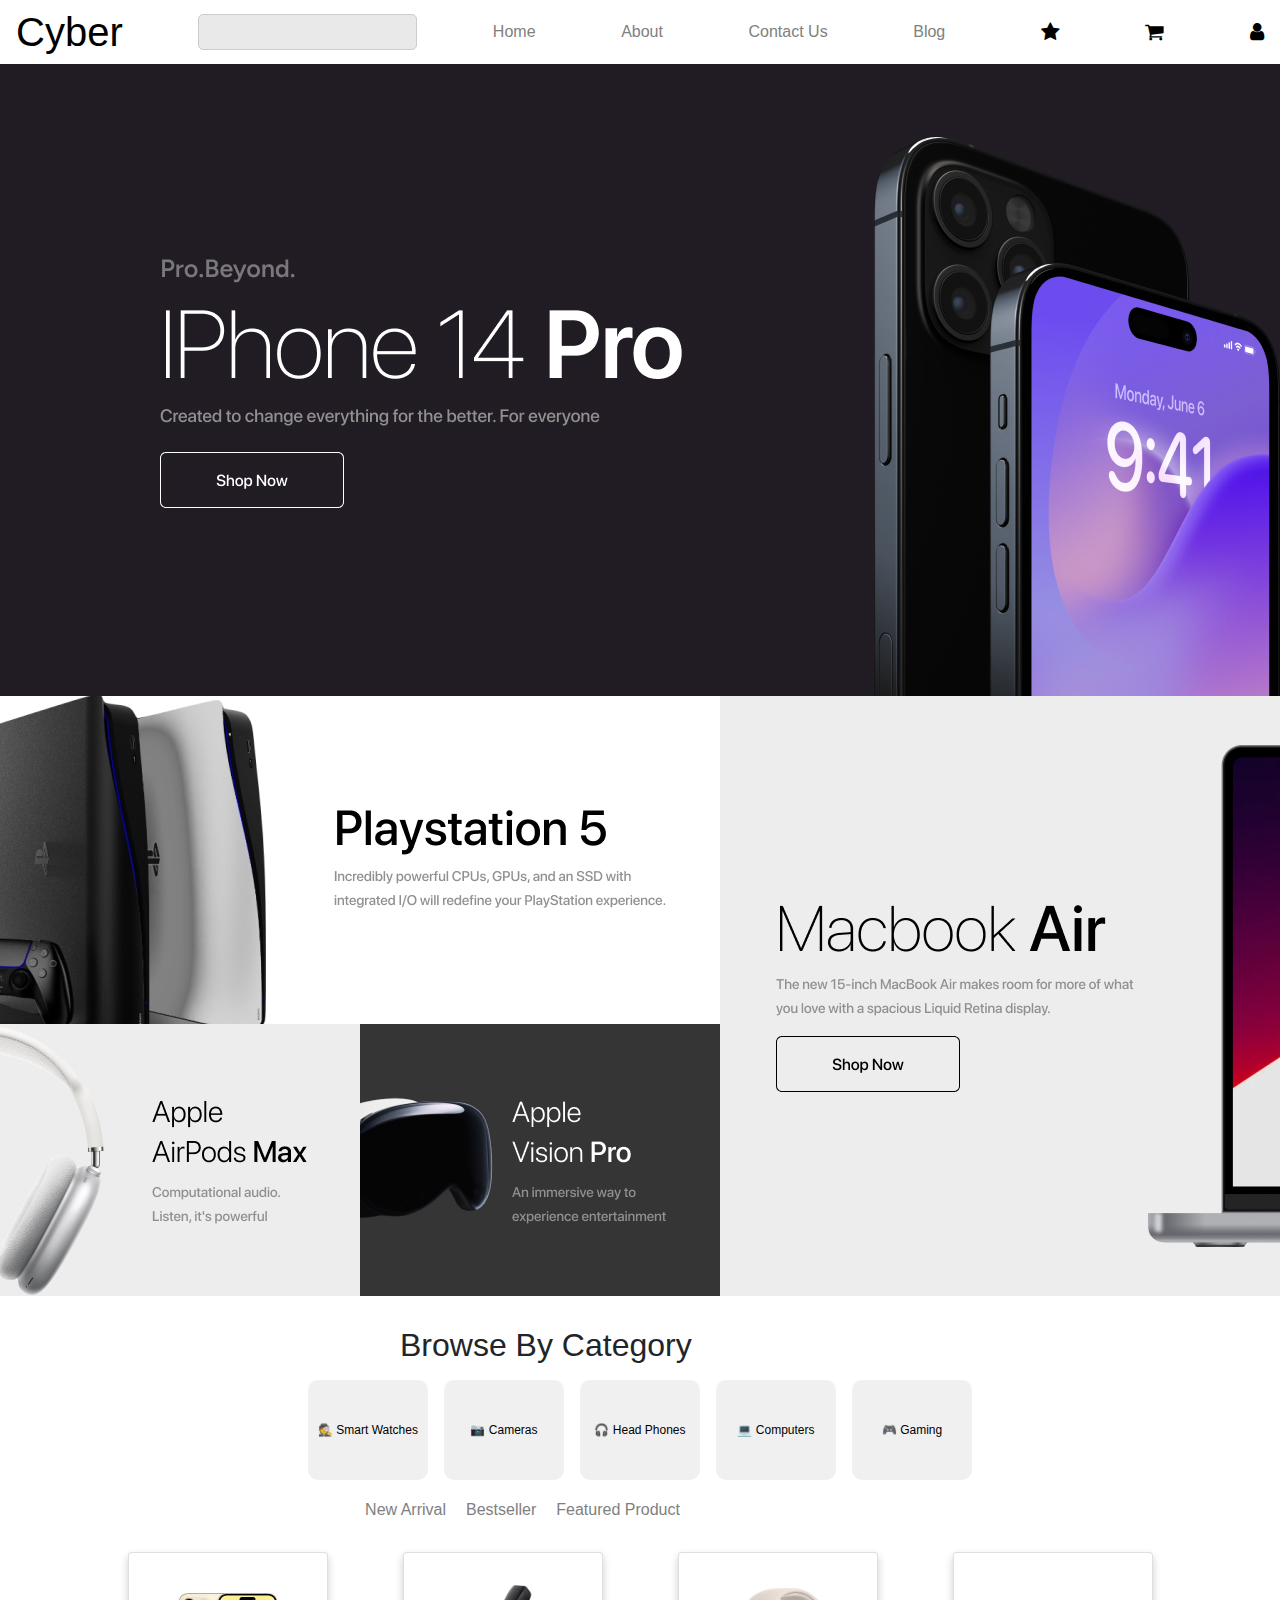
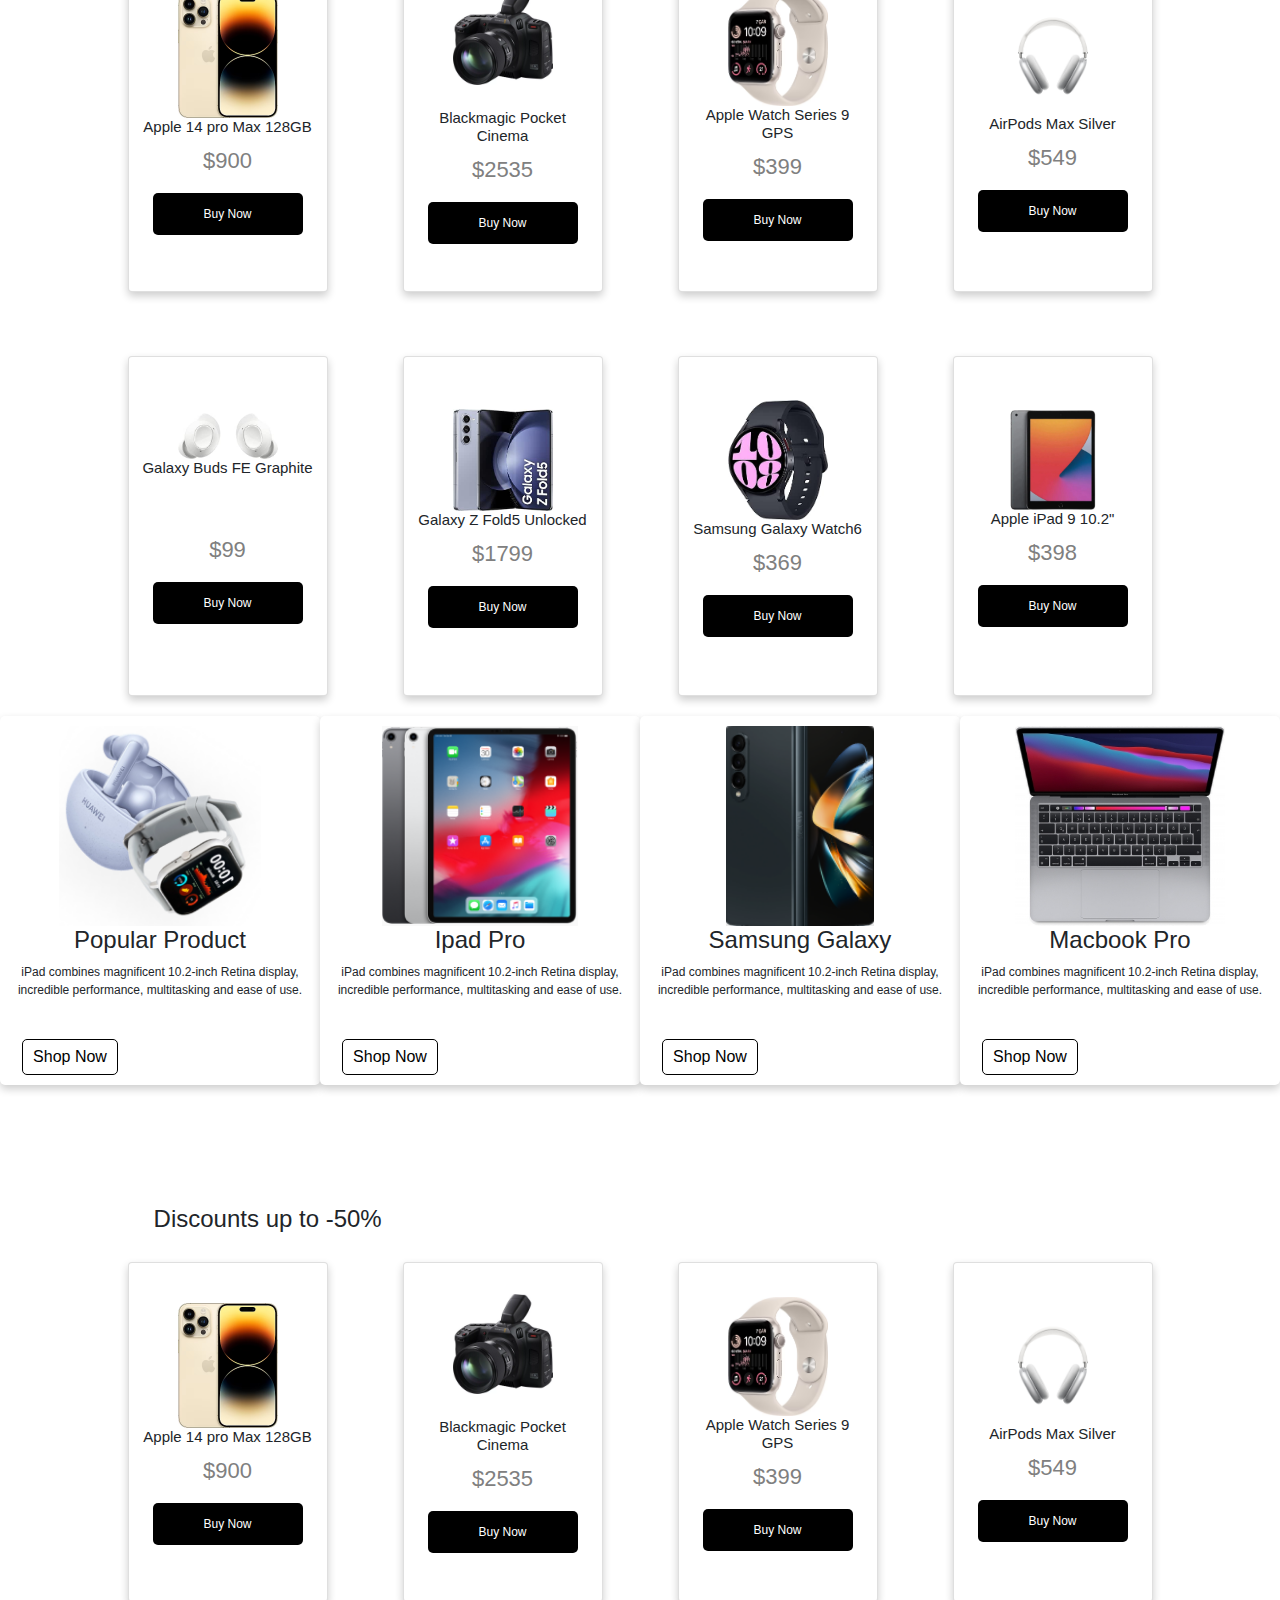
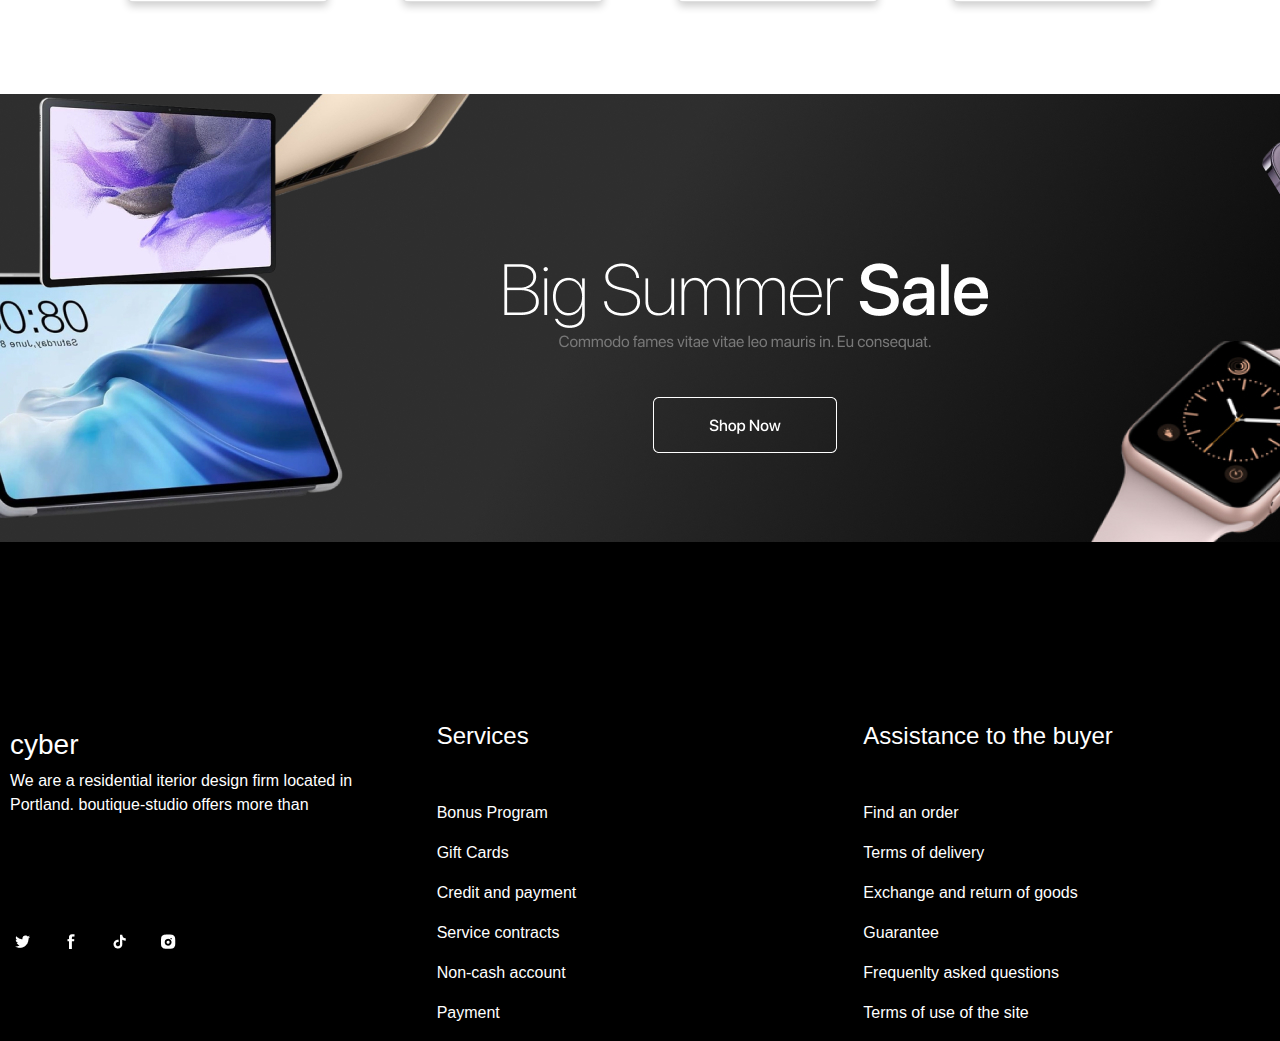
<file: index.html>
<!DOCTYPE html>
<html lang="en">
<head>
    <meta charset="UTF-8">
    <meta name="viewport" content="width=device-width, initial-scale=1.0">
    <title>Document</title>
    <link rel="stylesheet" href="style.css">
    <link rel="stylesheet" href="https://cdn.jsdelivr.net/npm/bootstrap@4.3.1/dist/css/bootstrap.min.css" integrity="sha384-ggOyR0iXCbMQv3Xipma34MD+dH/1fQ784/j6cY/iJTQUOhcWr7x9JvoRxT2MZw1T" crossorigin="anonymous">
    <script src="https://code.jquery.com/jquery-3.3.1.slim.min.js" integrity="sha384-q8i/X+965DzO0rT7abK41JStQIAqVgRVzpbzo5smXKp4YfRvH+8abtTE1Pi6jizo" crossorigin="anonymous"></script>
<script src="https://cdn.jsdelivr.net/npm/popper.js@1.14.7/dist/umd/popper.min.js" integrity="sha384-UO2eT0CpHqdSJQ6hJty5KVphtPhzWj9WO1clHTMGa3JDZwrnQq4sF86dIHNDz0W1" crossorigin="anonymous"></script>
<script src="https://cdn.jsdelivr.net/npm/bootstrap@4.3.1/dist/js/bootstrap.min.js" integrity="sha384-JjSmVgyd0p3pXB1rRibZUAYoIIy6OrQ6VrjIEaFf/nJGzIxFDsf4x0xIM+B07jRM" crossorigin="anonymous"></script>
<link rel="stylesheet" href="https://cdnjs.cloudflare.com/ajax/libs/font-awesome/4.7.0/css/font-awesome.min.css" />

</head>
<body>
    <!-- Header -->
    <header>
        <nav class="navbar">
            <h1>Cyber</h1>
            <input type="text">
            <a href="#">Home</a>
            <a href="#">About</a>
            <a href="#">Contact Us</a>
            <a href="#">Blog</a>
            <i class="fa fa-star"></i>
            <i class="fa fa-shopping-cart"></i>
            <i class="fa fa-user"></i>
        </nav>
    </header>

    <!-- BANNER -->
   <banner>
    <img src="img/Banner.jpg" alt="">
   </banner>

<!-- Small Banner -->

 <smallbanner>
    <img src="img/Smaller Banners.jpg" alt="">
 </smallbanner>

 <!-- Category -->

 <h5 class="h2">Browse By Category



    </div>
</div>
 </h5>
 <div class="category">
    <div class="item">&#128373; Smart Watches</div>
    <div class="item">&#128247; Cameras</div>
    <div class="item">&#127911; Head Phones</div>
    <div class="item">&#128187; Computers</div>
    <div class="item">&#127918; Gaming</div>
</div>

<nav class="navbar2">
    <a href="#" class="nav-item">New Arrival</a>
    <a href="#" class="nav-item">Bestseller</a>
    <a href="#" class="nav-item">Featured Product</a>
</nav>

<!-- Ürün Card -->



<div class="container">
  <div class="card">
    <img src="img/iphone-14-pro-max-128-gb-altin.avif" alt="Denim Jeans" style="width:100px">
    <h1>Apple 14 pro Max 128GB</h1>
    <p class="price">$900</p>
   
    <p><button class="ad_to_card">Buy Now</button></p>
  </div>

  <div class="card">
    <img src="img/blackmagic-design-cinema-camera--resim4-28670.webp" alt="Denim Jeans" style="width:100px">
    <br>
    <h1>Blackmagic Pocket Cinema</h1>
    <p class="price">$2535</p>
   
    <p><button class="ad_to_card">Buy Now</button></p>
  </div>

  <div class="card">
    <img src="img/apple-watch-se-2-gps-44mm-yildiz-isigi-aluminyum-kasa-ve-spor-kordon.avif" alt="Denim Jeans" style="width:100px">
    <h1>Apple Watch Series 9 GPS</h1>
    <p class="price">$399</p>
    
    <p><button class="ad_to_card">Buy Now</button></p>
  </div>

  <div class="card">
    <img src="img/airpods-max-hero-select-202011.jpg" alt="Denim Jeans" style="width:100px">
    
    <h1>AirPods Max Silver</h1>
    <p class="price">$549</p>
   
    <p><button class="ad_to_card">Buy Now</button></p>
  </div>
</div>
<br>
<div class="container">
  <div class="card">
    <img src="img/31jjzOz8RTL.__AC_SY300_SX300_QL70_ML2_.jpg" alt="Denim Jeans" style="width:100px">
    
    <h1>Galaxy Buds FE Graphite</h1>
    <br>
    <br>
    <p class="price">$99</p>
    
    <p><button class="ad_to_card">Buy Now</button></p>
  </div>

  <div class="card">
    <img src="img/613ETE5JatL.__AC_SX300_SY300_QL70_ML2_.jpg" alt="Denim Jeans" style="width:100px">
    <h1>Galaxy Z Fold5 Unlocked</h1>
    <p class="price">$1799</p>
    
    <p><button class="ad_to_card">Buy Now</button></p>
  </div>

  <div class="card">
    <img src="img/61ikFjOkvgL.__AC_SY300_SX300_QL70_ML2_.jpg" alt="Denim Jeans" style="width:100px">
    <h1>Samsung Galaxy Watch6</h1>
    <p class="price">$369</p>
   
    <p><button class="ad_to_card">Buy Now</button></p>
  </div>

  <div class="card">
    <img src="img/shopping.webp" alt="Denim Jeans" style="width:100px">
    <h1>Apple iPad 9 10.2" </h1>
    <p class="price">$398</p>
    
    <p><button class="ad_to_card">Buy Now</button></p>
  </div>
</div>


  <div class="container3">
    <!-- <div class="card white">
        <img src="img/urun1.png" alt="Ürün 1">
        <div class="product-info">
            <h2>Ürün 1</h2>
            <p>Ürün 1 açıklaması...</p>
        </div>
        <button class="button white">Detay</button>
    </div> -->
    <div class="card2">
      <img src="img/Ekran görüntüsü1.png" alt="" style="height: 200px;">
     <h4>Popular Product</h4>
      <p>iPad combines magnificent 10.2-inch Retina display, incredible
        performance, multitasking and ease of use.
      </p>
      <br>
     <button class="white">Shop Now</button>
    </div>
    
    <div class="card2">
      <img src="img/Ekran görüntüsü 2024-05-09 212415.png" alt="" style="height: 200px;">
     <h4>Ipad Pro</h4>
      <p>
        iPad combines magnificent 10.2-inch Retina display, incredible
        performance, multitasking and ease of use.
      </p>
      <br>
     <button class="white">Shop Now</button>
    </div>

    <div class="card2">
      <img src="img/Ekran görüntüsü 2024-05-09 212629.png" alt="" style="height: 200px;">
     <h4>Samsung Galaxy</h4>
     <p>iPad combines magnificent 10.2-inch Retina display, incredible
      performance, multitasking and ease of use.</p>
      <br>
     <button class="white">Shop Now</button>
    </div>

    <div class="card2">
      <img src="img/m_apple-macbook-pro-13-3-m1-myd82tu-a-1.jpg" alt="" style="height: 200px;">
     <h4>Macbook Pro</h4>
      <p>iPad combines magnificent 10.2-inch Retina display, incredible
        performance, multitasking and ease of use.</p>
        <br>
     <button class="white">Shop Now</button>
    </div>






    </div>

    <br>
    <br>
    <br>
    <br>
    <br>
    

    <h4 class="indirim">Discounts up to -50%</h4>
    
    

    <div class="container">
      <div class="card">
        <img src="img/iphone-14-pro-max-128-gb-altin.avif" alt="Denim Jeans" style="width:100px">
        <h1>Apple 14 pro Max 128GB</h1>
        <p class="price">$900</p>
       
        <p><button class="ad_to_card">Buy Now</button></p>
      </div>
    
      <div class="card">
        <img src="img/blackmagic-design-cinema-camera--resim4-28670.webp" alt="Denim Jeans" style="width:100px">
        <br>
        <h1>Blackmagic Pocket Cinema</h1>
        <p class="price">$2535</p>
       
        <p><button class="ad_to_card">Buy Now</button></p>
      </div>
    
      <div class="card">
        <img src="img/apple-watch-se-2-gps-44mm-yildiz-isigi-aluminyum-kasa-ve-spor-kordon.avif" alt="Denim Jeans" style="width:100px">
        <h1>Apple Watch Series 9 GPS</h1>
        <p class="price">$399</p>
        
        <p><button class="ad_to_card">Buy Now</button></p>
      </div>
    
      <div class="card">
        <img src="img/airpods-max-hero-select-202011.jpg" alt="Denim Jeans" style="width:100px">
        
        <h1>AirPods Max Silver</h1>
        <p class="price">$549</p>
       
        <p><button class="ad_to_card">Buy Now</button></p>
      </div>
    </div>

    <!-- banner -->
    <br>
    <br>
    <br>

    <img src="img/Banner 2.jpg" alt="">

    <!-- Footer -->

    <div class="footer">
      <br>
      <br>
      <br>
      <br>
      <br>
      <div class="sol">
        <h3>cyber</h3>
        <p>We are a residential iterior design firm located in Portland.
          boutique-studio offers more than
        </p>
        <br>
        <br>
        <br>
        <br>
        <img class="imgf" src="img/ii.png" alt="">
      </div>
      <br>
      <br>
      

      <div class="orta">
        <h4 class="footerb">Services</h4>
        <p>Bonus Program</p>
        <p>Gift Cards</p>
        <p>Credit and payment</p>
        <p>Service contracts</p>
        <p>Non-cash account</p>
        <p>Payment</p>

      </div>
     
      <br>
      <br>
      <br>
      <br>
      <br>
       <div class="sag">
        <h4 class="footerb">Assistance to the buyer</h4>
        <p>Find an order</p>
        <p>Terms of delivery</p>
        <p>Exchange and return of goods</p>
        <p>Guarantee</p>
        <p>Frequenlty asked questions</p>
        <p>Terms of use of the site</p>
       </div>
       <br>
      <br>
      <br>
      <br>
      <br>
      <br>
      
    </div>

    
<!-- footer link
</file>
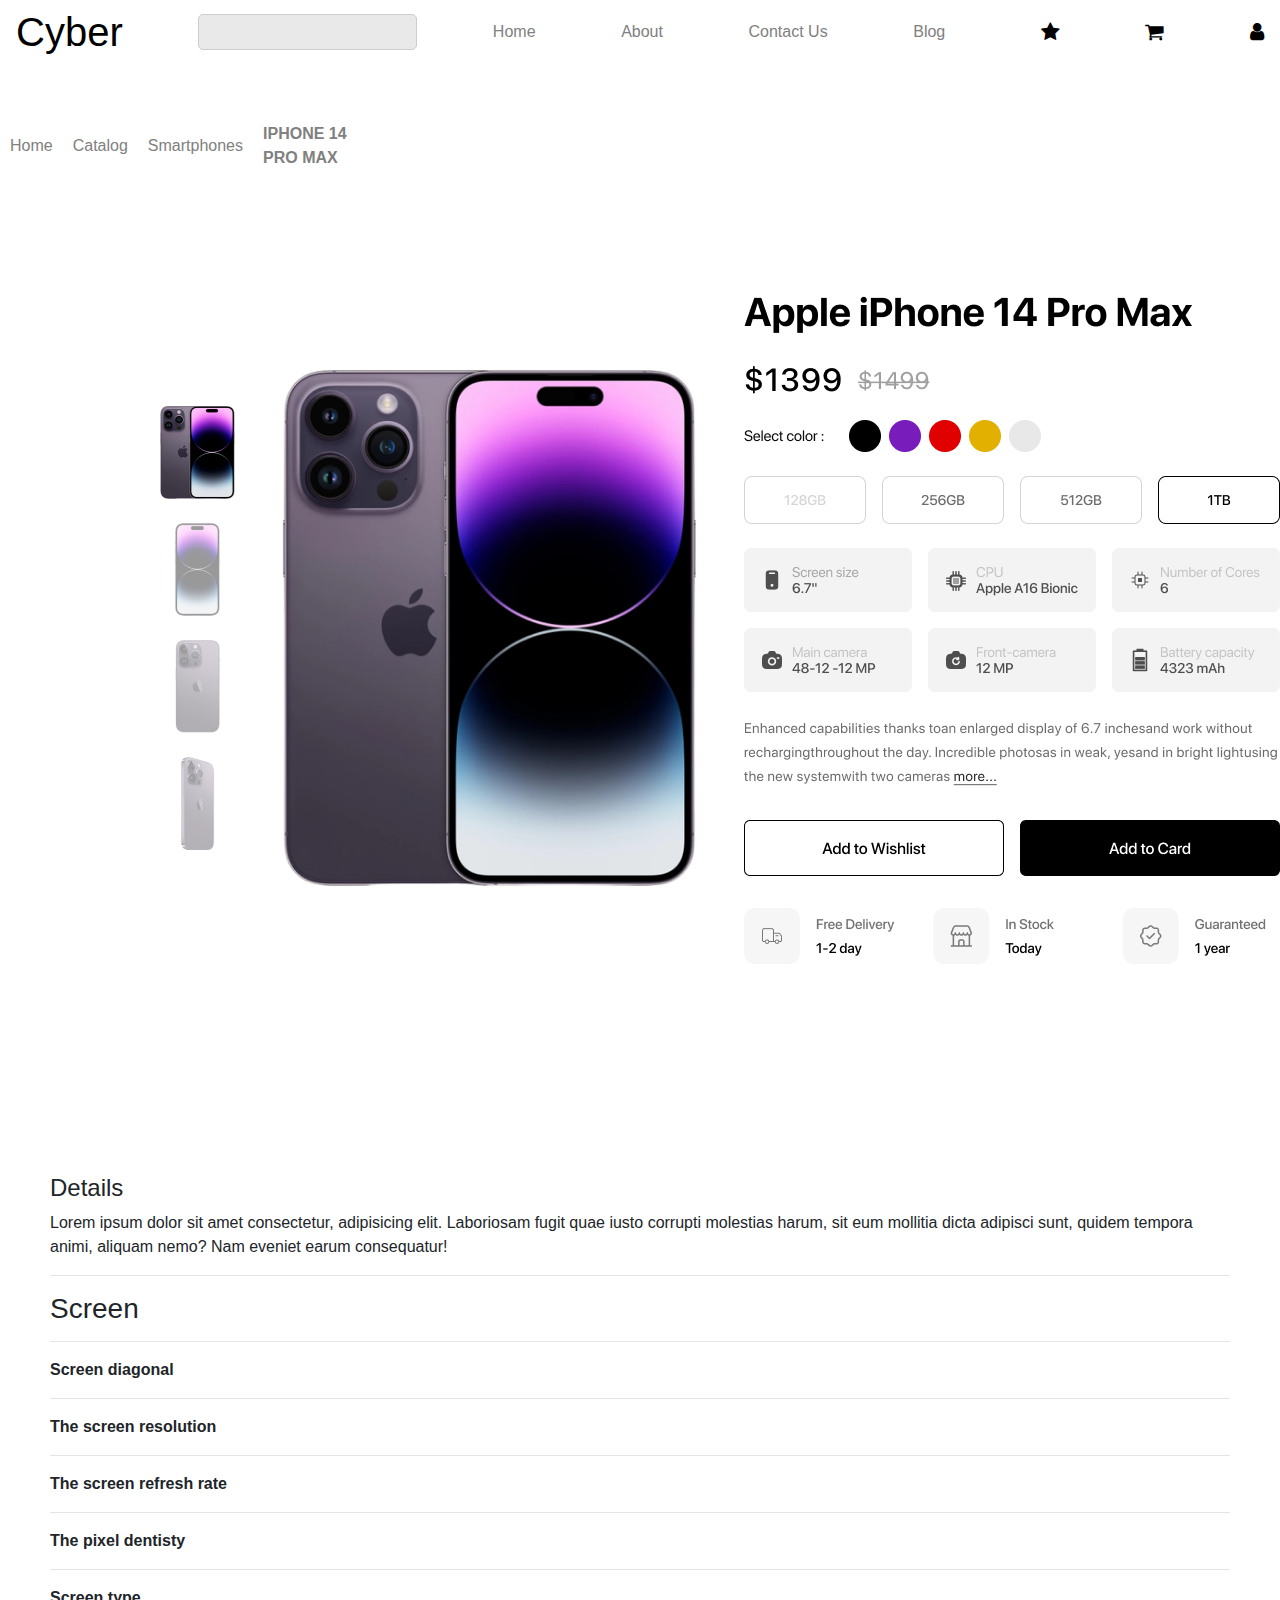
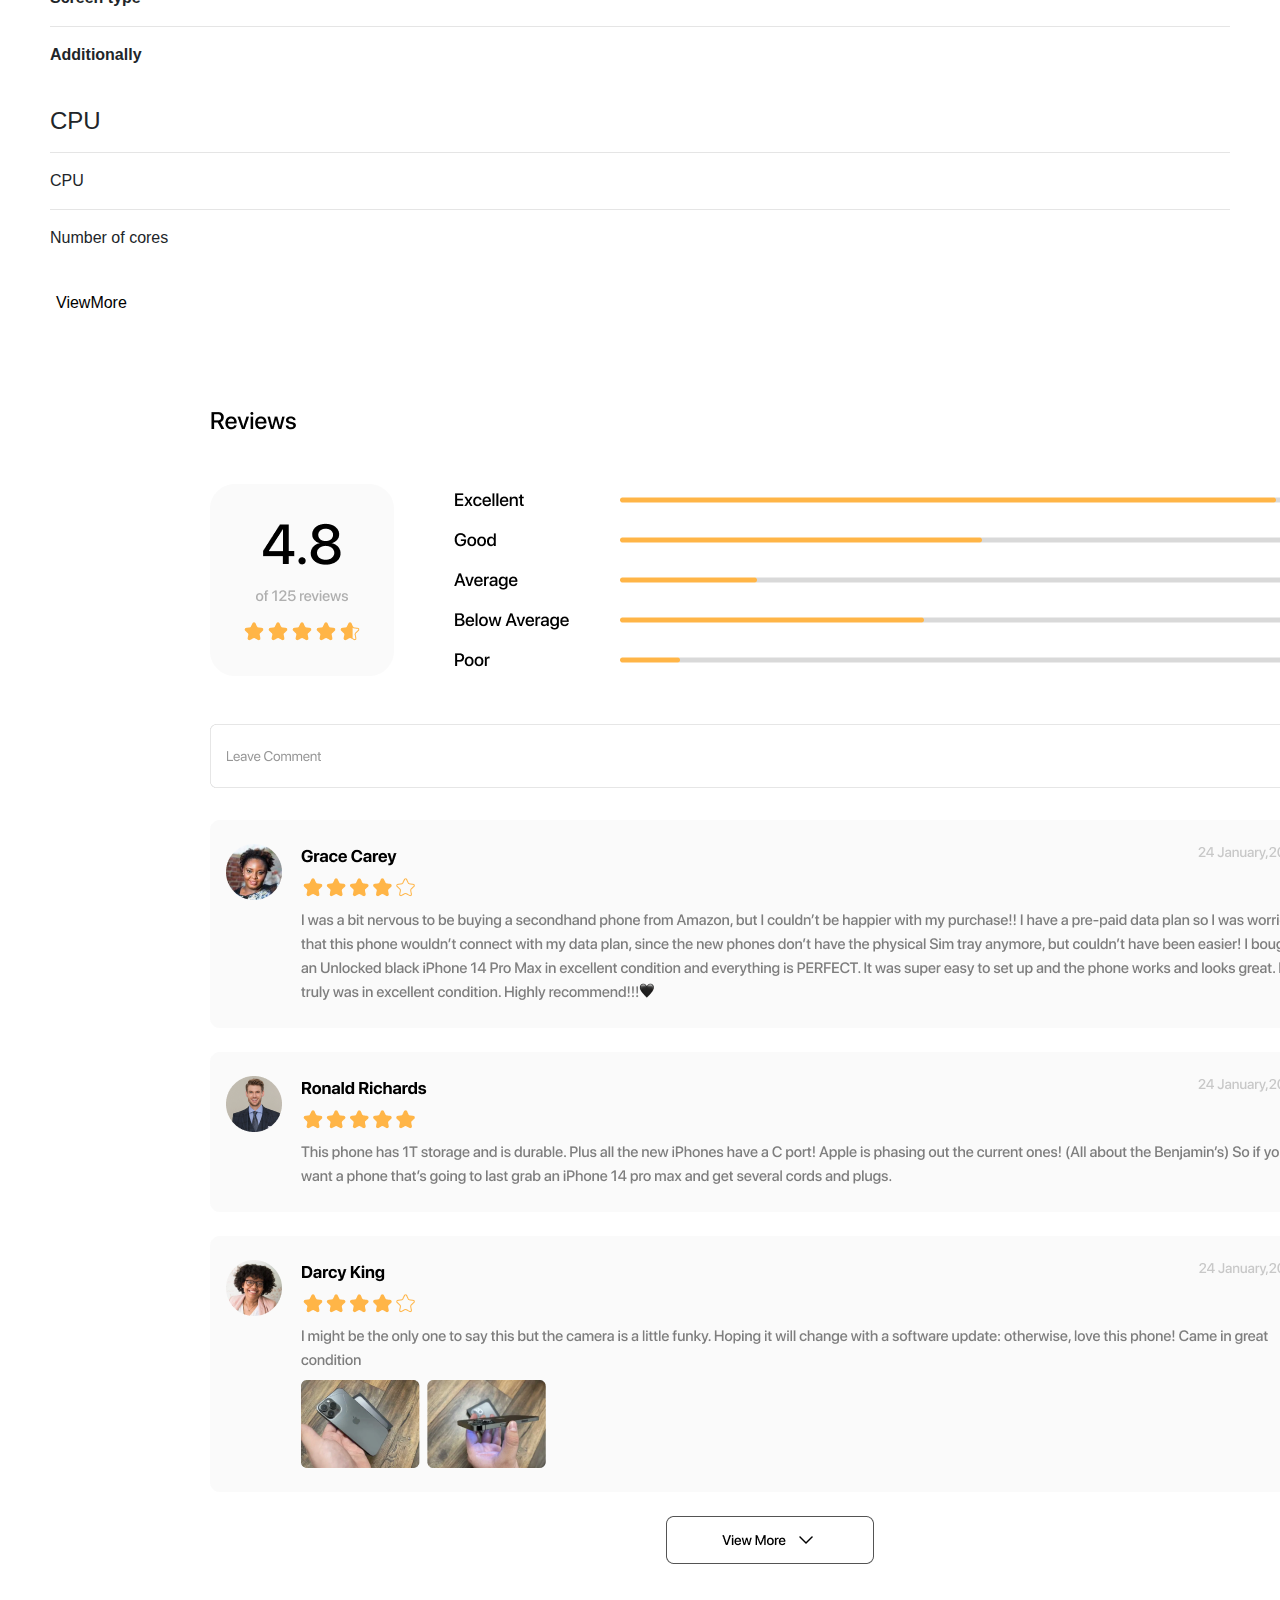
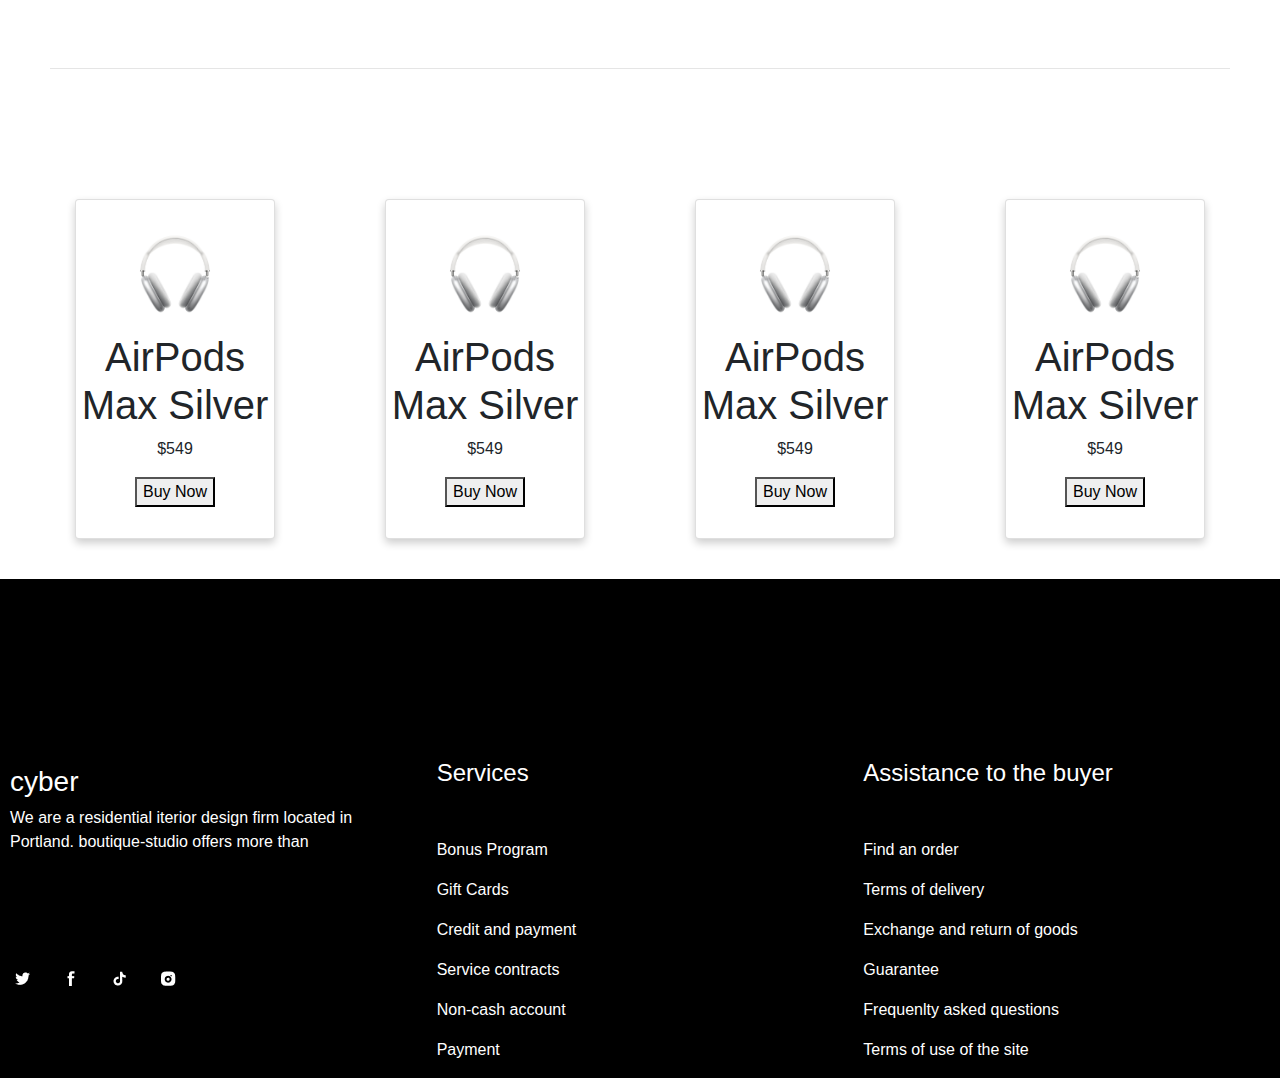
<file: comment.html>
<!DOCTYPE html>
<html lang="en">
<head>
    <meta charset="UTF-8">
    <meta name="viewport" content="width=device-width, initial-scale=1.0">
    <title>Document</title>
    <link rel="stylesheet" href="comment.css">
    <link rel="stylesheet" href="https://cdn.jsdelivr.net/npm/bootstrap@4.3.1/dist/css/bootstrap.min.css" integrity="sha384-ggOyR0iXCbMQv3Xipma34MD+dH/1fQ784/j6cY/iJTQUOhcWr7x9JvoRxT2MZw1T" crossorigin="anonymous">
    <script src="https://code.jquery.com/jquery-3.3.1.slim.min.js" integrity="sha384-q8i/X+965DzO0rT7abK41JStQIAqVgRVzpbzo5smXKp4YfRvH+8abtTE1Pi6jizo" crossorigin="anonymous"></script>
<script src="https://cdn.jsdelivr.net/npm/popper.js@1.14.7/dist/umd/popper.min.js" integrity="sha384-UO2eT0CpHqdSJQ6hJty5KVphtPhzWj9WO1clHTMGa3JDZwrnQq4sF86dIHNDz0W1" crossorigin="anonymous"></script>
<script src="https://cdn.jsdelivr.net/npm/bootstrap@4.3.1/dist/js/bootstrap.min.js" integrity="sha384-JjSmVgyd0p3pXB1rRibZUAYoIIy6OrQ6VrjIEaFf/nJGzIxFDsf4x0xIM+B07jRM" crossorigin="anonymous"></script>
<link rel="stylesheet" href="https://cdnjs.cloudflare.com/ajax/libs/font-awesome/4.7.0/css/font-awesome.min.css" />

</head>
<body>
    <!-- Header -->
    <header>
        <nav class="navbar">
            <h1>Cyber</h1>
            <input type="text">
            <a href="#">Home</a>
            <a href="#">About</a>
            <a href="#">Contact Us</a>
            <a href="#">Blog</a>
            <i class="fa fa-star"></i>
            <i class="fa fa-shopping-cart"></i>
            <i class="fa fa-user"></i>
        </nav>
    </header>
<br>
<br>

    <nav class="navbar2">
        <a href="#" class="nav-item">Home</a>
        <a href="#" class="nav-item">Catalog</a>
        <a href="#" class="nav-item">Smartphones</a>
        <a href="#" class="nav-item"><b>IPHONE 14 PRO MAX</b></a>
    </nav>

<div class="imgc">
    <img src="img/Main Info.png" alt="" >
</div>

<br>
<br>
<div class="container-text">
    <h4>Details</h4>
    <p>Lorem ipsum dolor sit amet consectetur, adipisicing elit. Laboriosam fugit quae iusto corrupti molestias harum, sit eum mollitia dicta adipisci sunt, quidem tempora animi, aliquam nemo? Nam eveniet earum consequatur!</p>

<hr>
<h3>Screen</h3>
<hr>

<p><b>Screen diagonal</b></p>
<hr>
<p><b>The screen resolution</b></p>
<hr>
<p><b>The screen refresh rate</b></p>
<hr>
<p><b>The pixel dentisty</b></p>
<hr>
<p><b>Screen type</b></p>

<hr>
<p><b>Additionally</b></p>
<br>
<h4>CPU</h4>
<hr>
<p>CPU</p>
<hr>
<p>Number of cores</p>

<br>

<button class="btn1">ViewMore</button>

<div class="img2">
    <img src="img/Reviews.png" alt="">
</div>
<hr>
<br>

</div>

<div class="cardlar">
    <div class="card">
        <img src="img/airpods-max-hero-select-202011.jpg" alt="Denim Jeans" style="width:100px">
        <h1>AirPods Max Silver</h1>
        <p class="price">$549</p>
        <p><button class="ad_to_card">Buy Now</button></p>
    </div>
    <div class="card">
        <img src="img/airpods-max-hero-select-202011.jpg" alt="Denim Jeans" style="width:100px">
        <h1>AirPods Max Silver</h1>
        <p class="price">$549</p>
        <p><button class="ad_to_card">Buy Now</button></p>
    </div>
    <div class="card">
        <img src="img/airpods-max-hero-select-202011.jpg" alt="Denim Jeans" style="width:100px">
        <h1>AirPods Max Silver</h1>
        <p class="price">$549</p>
        <p><button class="ad_to_card">Buy Now</button></p>
    </div>
    <div class="card">
        <img src="img/airpods-max-hero-select-202011.jpg" alt="Denim Jeans" style="width:100px">
        <h1>AirPods Max Silver</h1>
        <p class="price">$549</p>
        <p><button class="ad_to_card">Buy Now</button></p>
    </div>
</div>



    <!-- footer -->
    <div class="footer">
        <br>
        <br>
        <br>
        <br>
        <br>
        <div class="sol">
          <h3>cyber</h3>
          <p>We are a residential iterior design firm located in Portland.
            boutique-studio offers more than
          </p>
          <br>
          <br>
          <br>
          <br>
          <img class="imgf" src="img/ii.png" alt="">
        </div>
        <br>
        <br>
        
  
        <div class="orta">
          <h4 class="footerb">Services</h4>
          <p>Bonus Program</p>
          <p>Gift Cards</p>
          <p>Credit and payment</p>
          <p>Service contracts</p>
          <p>Non-cash account</p>
          <p>Payment</p>
  
        </div>
       
        <br>
        <br>
        <br>
        <br>
        <br>
         <div class="sag">
          <h4 class="footerb">Assistance to the buyer</h4>
          <p>Find an order</p>
          <p>Terms of delivery</p>
          <p>Exchange and return of goods</p>
          <p>Guarantee</p>
          <p>Frequenlty asked questions</p>
          <p>Terms of use of the site</p>
         </div>
         <br>
        <br>
        <br>
        <br>
        <br>
        <br>
        
      

      </div>
</file>
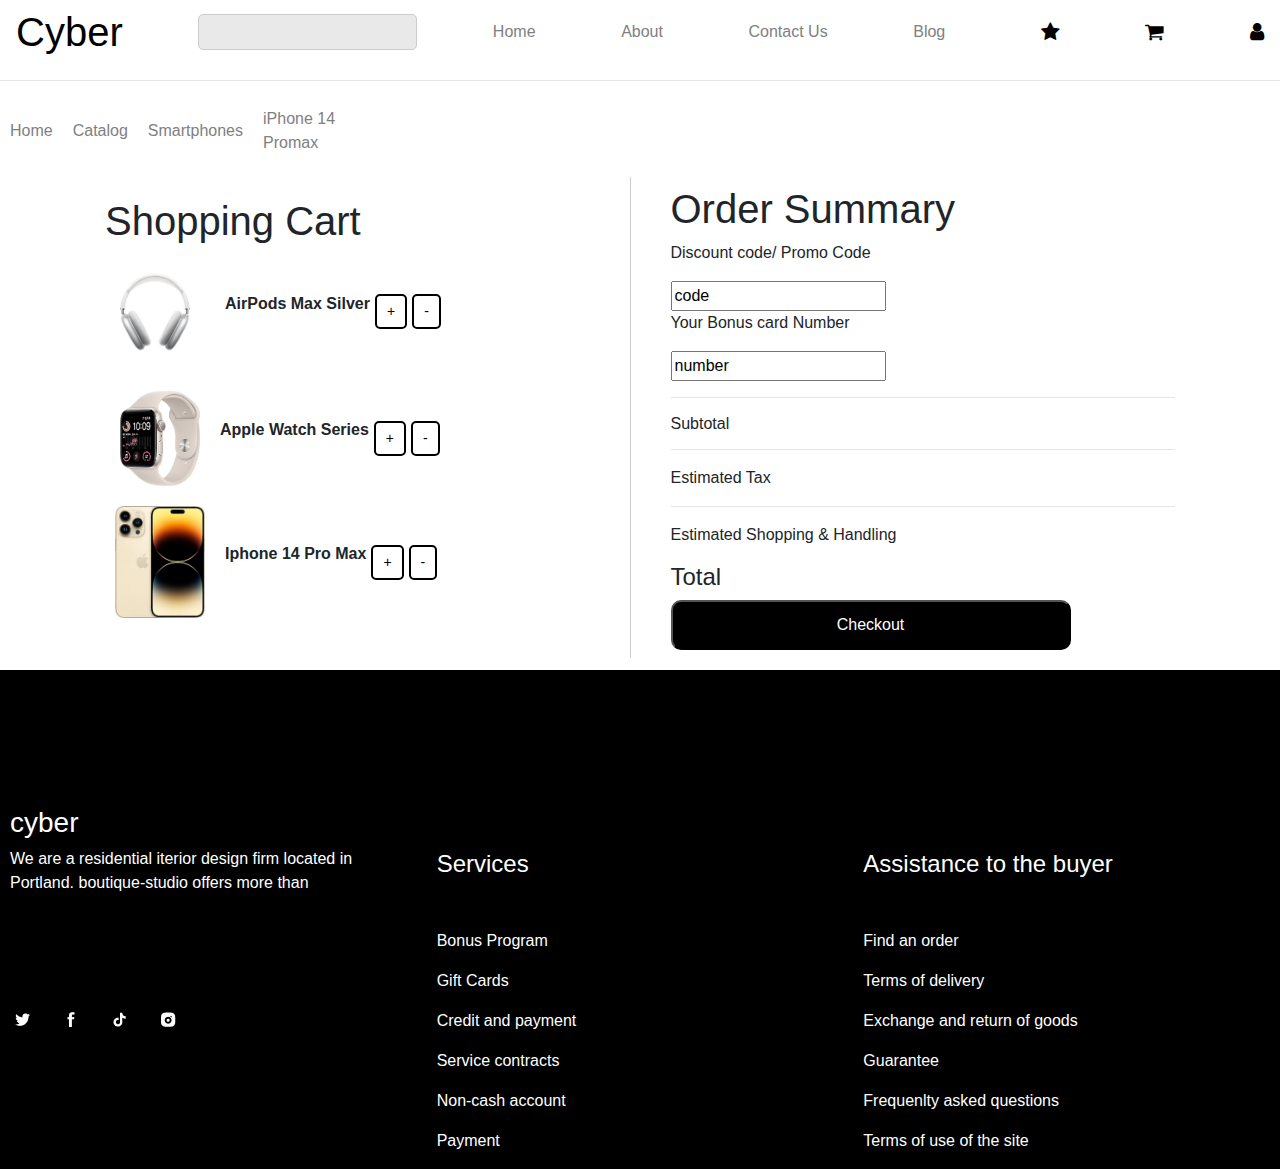
<file: productdetail.html>
<!DOCTYPE html>
<html lang="en">
<head>
    <meta charset="UTF-8">
    <meta name="viewport" content="width=device-width, initial-scale=1.0">
    <link rel="stylesheet" href="productdetail.css">
    <link rel="stylesheet" href="https://cdn.jsdelivr.net/npm/bootstrap@4.3.1/dist/css/bootstrap.min.css" integrity="sha384-ggOyR0iXCbMQv3Xipma34MD+dH/1fQ784/j6cY/iJTQUOhcWr7x9JvoRxT2MZw1T" crossorigin="anonymous">
    <script src="https://code.jquery.com/jquery-3.3.1.slim.min.js" integrity="sha384-q8i/X+965DzO0rT7abK41JStQIAqVgRVzpbzo5smXKp4YfRvH+8abtTE1Pi6jizo" crossorigin="anonymous"></script>
    <script src="https://cdn.jsdelivr.net/npm/popper.js@1.14.7/dist/umd/popper.min.js" integrity="sha384-UO2eT0CpHqdSJQ6hJty5KVphtPhzWj9WO1clHTMGa3JDZwrnQq4sF86dIHNDz0W1" crossorigin="anonymous"></script>
    <script src="https://cdn.jsdelivr.net/npm/bootstrap@4.3.1/dist/js/bootstrap.min.js" integrity="sha384-JjSmVgyd0p3pXB1rRibZUAYoIIy6OrQ6VrjIEaFf/nJGzIxFDsf4x0xIM+B07jRM" crossorigin="anonymous"></script>
    <link rel="stylesheet" href="https://cdnjs.cloudflare.com/ajax/libs/font-awesome/4.7.0/css/font-awesome.min.css" />
    <title>Document</title>
</head>
<body>
    <header>
        <nav class="navbar">
            <h1>Cyber</h1>
            <input type="text">
            <a href="#">Home</a>
            <a href="#">About</a>
            <a href="#">Contact Us</a>
            <a href="#">Blog</a>
            <i class="fa fa-star"></i>
            <i class="fa fa-shopping-cart"></i>
            <i class="fa fa-user"></i>
        </nav>
    </header>
    <hr>

    <nav class="navbar2">
        <a href="#" class="nav-item">Home</a>
        <a href="#" class="nav-item">Catalog</a>
        <a href="#" class="nav-item">Smartphones</a>
        <a href="#" class="nav-item">iPhone 14 Promax</a>
        
    </nav>
    <!-- header finish  -->
    
    <div class="container">
        <div class="left-panel">
            <h1>Shopping Cart</h1>
            <div class="imgcard">
                <div class="item">
                    <img src="img/airpods-max-hero-select-202011.jpg" alt="" style="max-width: 100px;">
                    <p><b>AirPods Max Silver</b></p>
                    <div class="buttons">
                        <button type="submit">+</button>
                        <button type="submit">-</button>
                    </div>
                </div>
                <div class="item">
                    <img src="img/apple-watch-se-2-gps-44mm-yildiz-isigi-aluminyum-kasa-ve-spor-kordon.avif" alt="" style="max-width: 80px; margin-left: 15px;">
                    <p><b>Apple Watch Series</b></p>
                    <div class="buttons">
                        <button type="submit">+</button>
                        <button type="submit">-</button>
                    </div>
                </div>
                <div class="item"> 
                    <img src="img/iphone-14-pro-max-128-gb-altin.avif" alt="" style="max-width: 90px; margin-left: 10px;">
                    <p><b>Iphone 14 Pro Max</b></p>   
                    <div class="buttons">
                        <button type="submit">+</button>
                        <button type="submit">-</button>
                    </div>
                </div>
            </div>
        </div>
        
        <div class="right-panel">
            <h1>Order Summary</h1>
            <p>Discount code/ Promo Code</p>
            <input type="text" value="code">
            <br>
            <p>Your Bonus card Number</p>
            <input type="text" value="number">
            <br>
            <hr>
            <h6>Subtotal</h6>
            <hr>
            <p>Estimated Tax</p>
            <hr>
            <p>Estimated Shopping & Handling</p>
            <h4>Total</h4>
            <button class="btn1" type="button">Checkout</button>
        </div>
    </div>
    

     <!-- <div class="right-panel">
   <h1>Order Summary</h1>
     </div> -->





    <!-- footer start -->

    <div class="footer">
        <br>
        <br>
        <br>
        <br>
        <br>
        <div class="sol">
          <h3>cyber</h3>
          <p>We are a residential iterior design firm located in Portland.
            boutique-studio offers more than
          </p>
          <br>
          <br>
          <br>
          <br>
          <img class="imgf" src="img/ii.png" alt="">
        </div>
        <br>
        <br>
        
      
        <div class="orta">
          <h4 class="footerb">Services</h4>
          <p>Bonus Program</p>
          <p>Gift Cards</p>
          <p>Credit and payment</p>
          <p>Service contracts</p>
          <p>Non-cash account</p>
          <p>Payment</p>
      
        </div>
       
        <br>
        <br>
        <br>
        <br>
        <br>
         <div class="sag">
          <h4 class="footerb">Assistance to the buyer</h4>
          <p>Find an order</p>
          <p>Terms of delivery</p>
          <p>Exchange and return of goods</p>
          <p>Guarantee</p>
          <p>Frequenlty asked questions</p>
          <p>Terms of use of the site</p>
         </div>
         <br>
        <br>
        <br>
        <br>
        <br>
        <br>
       
        
      </div>


</body>
</html>
</file>
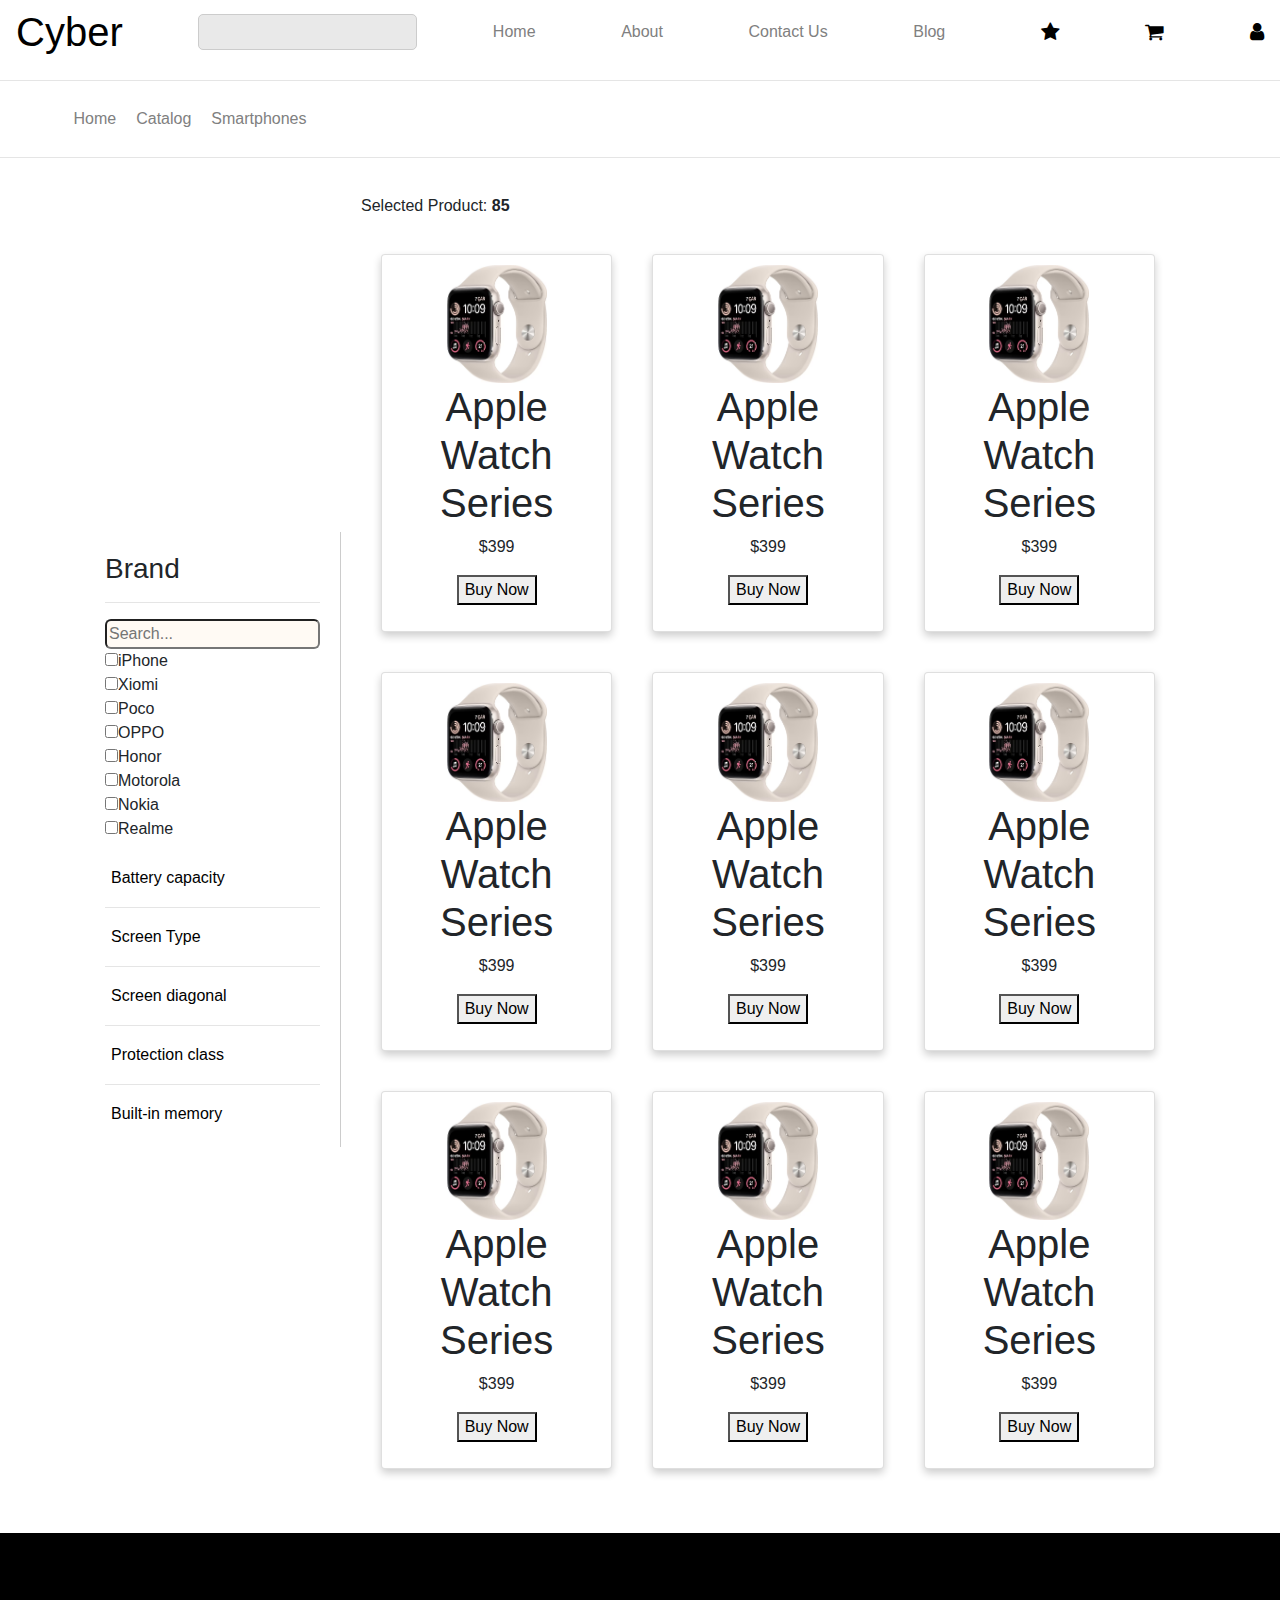
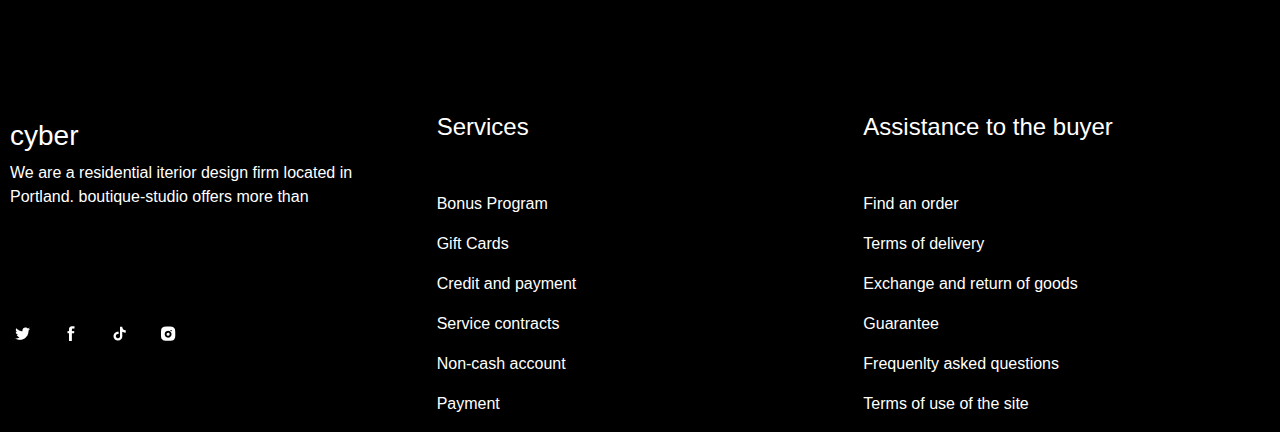
<file: smartphones.html>
<!DOCTYPE html>
<html lang="en">
<head>
    <meta charset="UTF-8">
    <meta name="viewport" content="width=device-width, initial-scale=1.0">
    <link rel="stylesheet" href="smartphones.css">
    <link rel="stylesheet" href="https://cdn.jsdelivr.net/npm/bootstrap@4.3.1/dist/css/bootstrap.min.css" integrity="sha384-ggOyR0iXCbMQv3Xipma34MD+dH/1fQ784/j6cY/iJTQUOhcWr7x9JvoRxT2MZw1T" crossorigin="anonymous">
    <script src="https://code.jquery.com/jquery-3.3.1.slim.min.js" integrity="sha384-q8i/X+965DzO0rT7abK41JStQIAqVgRVzpbzo5smXKp4YfRvH+8abtTE1Pi6jizo" crossorigin="anonymous"></script>
    <script src="https://cdn.jsdelivr.net/npm/popper.js@1.14.7/dist/umd/popper.min.js" integrity="sha384-UO2eT0CpHqdSJQ6hJty5KVphtPhzWj9WO1clHTMGa3JDZwrnQq4sF86dIHNDz0W1" crossorigin="anonymous"></script>
    <script src="https://cdn.jsdelivr.net/npm/bootstrap@4.3.1/dist/js/bootstrap.min.js" integrity="sha384-JjSmVgyd0p3pXB1rRibZUAYoIIy6OrQ6VrjIEaFf/nJGzIxFDsf4x0xIM+B07jRM" crossorigin="anonymous"></script>
    <link rel="stylesheet" href="https://cdnjs.cloudflare.com/ajax/libs/font-awesome/4.7.0/css/font-awesome.min.css" />
    <title>Document</title>
</head>
<body>
    <script src="smartphones.js"></script>

<header>
    <nav class="navbar">
        <h1>Cyber</h1>
        <input type="text">
        <a href="#">Home</a>
        <a href="#">About</a>
        <a href="#">Contact Us</a>
        <a href="#">Blog</a>
        <i class="fa fa-star"></i>
        <i class="fa fa-shopping-cart"></i>
        <i class="fa fa-user"></i>
    </nav>
</header>

<!-- navbar finish -->
<hr>
<nav class="navbar2">
    <a href="#" class="nav-item">Home</a>
    <a href="#" class="nav-item">Catalog</a>
    <a href="#" class="nav-item">Smartphones</a>
    
</nav>
<hr>
<!-- navbar 2 finish -->

<!-- Ekran bölme start -->

<div class="container">
    <div class="left-panel">
        <!-- Arama kutusu ve diğer içerikler -->
        <div class="search">
            <h3>Brand</h3>
            <hr>
            <input class="search1" type="text" placeholder="Search...">
            <!-- Diğer arama bileşenleri buraya eklenebilir -->
        </div>
        <div class="checkboxes">
            <!-- Checkboxlar buraya gelecek -->
            <input type="checkbox">iPhone<br>
            <input type="checkbox">Xiomi<br>
            <input type="checkbox">Poco<br>
            <input type="checkbox">OPPO<br>
            <input type="checkbox">Honor<br>
            <input type="checkbox">Motorola<br>
            <input type="checkbox">Nokia<br>
            <input type="checkbox">Realme
        </div>
        <br>
        <div class="expandable">
            <button class="toggle-btn">Battery capacity</button>
            <div class="content">
                <p>Açılabilir içerik 1</p>
            </div>
            <hr>
            <button class="toggle-btn">Screen Type</button>
            <div class="content">
                <p>Açılabilir içerik 1</p>
            </div>
            <hr>
            <button class="toggle-btn">Screen diagonal</button>
            <div class="content">
                <p>Açılabilir içerik 1</p>
            </div>
            <hr>
            <button class="toggle-btn">Protection class</button>
            <div class="content">
                <p>Açılabilir içerik 1</p>
            </div>
            <hr>
            <button class="toggle-btn">Built-in memory</button>
            <div class="content">
                <p>Açılabilir içerik 1</p>
            </div>
        </div>
    </div>
    <!-- CHECKBOX BİTİŞ FİNAL -->

    <div class="right-panel">
        <p class="selected">Selected Product: <b>85</b></p>
        <div class="container2_">
          <div class="card">
              <img src="img/apple-watch-se-2-gps-44mm-yildiz-isigi-aluminyum-kasa-ve-spor-kordon.avif" alt="Denim Jeans" style="width:100px">
              <h1>Apple Watch Series</h1>
              <p class="price">$399</p>
              <p><button class="ad_to_card">Buy Now</button></p>
          </div>

          <div class="card">
              <img src="img/apple-watch-se-2-gps-44mm-yildiz-isigi-aluminyum-kasa-ve-spor-kordon.avif" alt="Denim Jeans" style="width:100px">
              <h1>Apple Watch Series</h1>
              <p class="price">$399</p>
              <p><button class="ad_to_card">Buy Now</button></p>
          </div>

          <div class="card">
              <img src="img/apple-watch-se-2-gps-44mm-yildiz-isigi-aluminyum-kasa-ve-spor-kordon.avif" alt="Denim Jeans" style="width:100px">
              <h1>Apple Watch Series</h1>
              <p class="price">$399</p>
              <p><button class="ad_to_card">Buy Now</button></p>
          </div>
      </div>

        <div class="container2_">
            <div class="card">
                <img src="img/apple-watch-se-2-gps-44mm-yildiz-isigi-aluminyum-kasa-ve-spor-kordon.avif" alt="Denim Jeans" style="width:100px">
                <h1>Apple Watch Series</h1>
                <p class="price">$399</p>
                <p><button class="ad_to_card">Buy Now</button></p>
            </div>

            <div class="card">
                <img src="img/apple-watch-se-2-gps-44mm-yildiz-isigi-aluminyum-kasa-ve-spor-kordon.avif" alt="Denim Jeans" style="width:100px">
                <h1>Apple Watch Series</h1>
                <p class="price">$399</p>
                <p><button class="ad_to_card">Buy Now</button></p>
            </div>

            <div class="card">
                <img src="img/apple-watch-se-2-gps-44mm-yildiz-isigi-aluminyum-kasa-ve-spor-kordon.avif" alt="Denim Jeans" style="width:100px">
                <h1>Apple Watch Series</h1>
                <p class="price">$399</p>
                <p><button class="ad_to_card">Buy Now</button></p>
            </div>
        </div>

        <div class="container2_">
          <div class="card">
              <img src="img/apple-watch-se-2-gps-44mm-yildiz-isigi-aluminyum-kasa-ve-spor-kordon.avif" alt="Denim Jeans" style="width:100px">
              <h1>Apple Watch Series</h1>
              <p class="price">$399</p>
              <p><button class="ad_to_card">Buy Now</button></p>
          </div>

          <div class="card">
              <img src="img/apple-watch-se-2-gps-44mm-yildiz-isigi-aluminyum-kasa-ve-spor-kordon.avif" alt="Denim Jeans" style="width:100px">
              <h1>Apple Watch Series</h1>
              <p class="price">$399</p>
              <p><button class="ad_to_card">Buy Now</button></p>
          </div>

          <div class="card">
              <img src="img/apple-watch-se-2-gps-44mm-yildiz-isigi-aluminyum-kasa-ve-spor-kordon.avif" alt="Denim Jeans" style="width:100px">
              <h1>Apple Watch Series</h1>
              <p class="price">$399</p>
              <p><button class="ad_to_card">Buy Now</button></p>
          </div>
      </div>
    </div>
</div>
<!-- ekran bölme finish -->

<br>

<!-- footer start -->
<div class="footer">
  <br>
  <br>
  <br>
  <br>
  <br>
  <div class="sol">
    <h3>cyber</h3>
    <p>We are a residential iterior design firm located in Portland.
      boutique-studio offers more than
    </p>
    <br>
    <br>
    <br>
    <br>
    <img class="imgf" src="img/ii.png" alt="">
  </div>
  <br>
  <br>
  

  <div class="orta">
    <h4 class="footerb">Services</h4>
    <p>Bonus Program</p>
    <p>Gift Cards</p>
    <p>Credit and payment</p>
    <p>Service contracts</p>
    <p>Non-cash account</p>
    <p>Payment</p>

  </div>
 
  <br>
  <br>
  <br>
  <br>
  <br>
   <div class="sag">
    <h4 class="footerb">Assistance to the buyer</h4>
    <p>Find an order</p>
    <p>Terms of delivery</p>
    <p>Exchange and return of goods</p>
    <p>Guarantee</p>
    <p>Frequenlty asked questions</p>
    <p>Terms of use of the site</p>
   </div>
   <br>
  <br>
  <br>
  <br>
  <br>
  <br>
 
  
</div>


<!-- footer link
</file>
<file: style.css>
* {
    justify-content: center;
    align-items: center;
}

.navbar {
    display: flex;
    justify-content: space-between;
    align-items: center;
    padding: 10px;
    background-color: #fff;
    color: black;
}

.navbar h1 {
    margin: 0;
}

.navbar input[type="text"] {
    padding: 5px;
    border: 1px solid #ccc;
    border-radius: 5px;
    background-color: #e9e9e9;
}

.navbar button.header {
    padding: 5px 10px;
    background-color: #007bff;
    border: none;
    border-radius: 5px;
    color: #fff;
    cursor: pointer;
}

.navbar a {
    text-decoration: none;
    color: gray;
    margin-right: 10px;
}

.navbar a:hover {
    text-decoration: underline;
    color: black;
}

.navbar i {
    margin-left: 10px;
    font-size: 20px;
    color: black;
}

.category {
    display: flex;
    flex-wrap: wrap;
    justify-content: center;
}

.item {
    width: 120px;
    height: 100px;
    background-color: #f0f0f0;
    border-radius: 10px;
    margin: 8px;
    display: flex;
    justify-content: center;
    align-items: center;
    text-align: justify;
    color: black;
    font-size: 12px;
}

.h2 {
    margin-top: 30px;
    margin-left: 400px;
}

.navbar2 {
    display: flex;
    justify-content: center;
    align-items: center;
    background-color: #fff;
    padding: 10px 0;
    margin-right: 235px;
}

.nav-item {
    color: gray;
    text-decoration: none;
    margin: 0 10px;
}

.nav-item:hover {
    text-decoration: solid black;
    color: black;
}

.product-container {
    display: flex;
    flex-direction: column;
    align-items: center;
}

.product-row {
    display: flex;
    justify-content: center;
    margin-bottom: 20px;
}

.product-card {
    width: 200px;
    padding: 10px;
    border: 1px solid #ccc;
    border-radius: 5px;
    margin: 10px;
    text-align: center;
    position: relative;
    background-color: #f0f0f0;
}

.product-card img {
    width: 100%;
    height: auto;
    border-radius: 5px;
    margin-top: 15px;
}

.product-info {
    margin-top: 10px;
}

.product-color {
    font-size: 14px;
    color: #888;
}

.product-brand {
    font-size: 16px;
    margin: 5px 0;
}

.buy-button {
    background-color: #007bff;
    color: #fff;
    border: none;
    border-radius: 5px;
    padding: 5px 10px;
    cursor: pointer;
}

.buy-button:hover {
    background-color: #0056b3;
}

.fa-heart {
    position: absolute;
    top: 10px;
    right: 10px;
    color: #f00;
    cursor: pointer;
}
.container {
    display: flex; /* Kartları yatay olarak sıralamak için flexbox'u kullan */
    
}
.card {
    box-shadow: 0 4px 8px 0 rgba(0, 0, 0, 0.2);
    background-color: gray;
    width: 200px;
    height: 340px;
    margin: 20px;
    text-align: center;
    font-family: Arial, sans-serif;
    
}

.price {
    color: grey;
    font-size: 22px;
}

.card button {
    border-radius: 5px;
    border: none;
    outline: none;
    padding: 12px;
    color: white;
    background-color: #000;
    text-align: center;
    cursor: pointer;
    width: 150px;
    font-size: 12px;
    float: left; /* Kartları yan yana yerleştir */
}

.card button:hover {
    opacity: 0.7;
}

.card h1{
    font-size: 15px;
}

.container {
    display: flex;
    justify-content: space-around;
}

.card {
    width: 200px;
    background-color: #ffffff;
    border: 1px solid #000000;
    border-radius: 5px;
    text-align: center;
    padding: 10px;
    box-shadow: 0 4px 8px 0 rgba(0, 0, 0, 0.2);
    transition: background-color 0.3s ease;
}

.card.white {
    background-color: #ffffff;
}

.card.grey {
    background-color: #808080;
}

.card:hover {
    background-color: #f0f0f0;
}

.product-info {
    margin-bottom: 10px;
}

.button {
    border: none;
    padding: 10px;
    width: 100%;
    color: #ffffff;
    background-color: #000000;
    border-radius: 5px;
    cursor: pointer;
}

.button.white {
    background-color: #ffffff;
    color: #000000;
}

.button.grey {
    background-color: #808080;
}

.container .card:not(:last-child) {
    margin-right: 10px;
}


/* alt kısım */

.container3{
  display:flex;
  justify-content:none;
  
}


.card2:hover {
    background-color: #f0f0f0;
}


/* 
.card button {
    border: none;
    padding: 10px;
    width: 100%;
    color: #ffffff;
    background-color: #000000;
    border-radius: 5px;
    cursor: pointer;
} */

.card2{
    width: 25%;
    height: 700;
    background-color: #ffffff;
    
    border-radius: 5px;
    text-align: center;
    padding: 10px;
    box-shadow: 0 4px 8px 0 rgba(0, 0, 0, 0.2);
    transition: background-color 0.3s ease;
}

.white{
    
    border: 1px solid black;
    border-radius: 5px;
    padding: 5px 10px;
    cursor: pointer;
    margin-right: 60%;
    background-color: #fff;

}

.card2 p{
    font-size:12px ;
}

.indirim{
    margin-left: 12%;
}

.footer{
    display: flex;
    justify-content: space-between;
    background-color: #000;
    color: #fff;
    
    
}

.sol {
    flex: 1;
    padding: 0 10px;
    margin-top: 100px;
}

.orta {
    flex: 1;
    padding: 0 10px;
}

.sag {
    
    flex: 1;
    padding: 0 10px;
}

.footerb {
    margin-top: 180px;
    margin-bottom: 50px;
}

/* .footer .footericon {
    color: #fff;
    position: absolute;
    bottom: 10px;
    right: 10px;
    z-index: 999; /* Diğer içeriklerin üzerinde olmasını sağlamak için */
/* } */

/* .footer .footericon i { */
    /* margin-left: 10px; İkonlar arasında sol boşluk ekleyelim */
    /* font-size: 24px; İkonların boyutunu ayarlayalım
} */
</file>
<file: comment.css>
* {
    justify-content: center;
    align-items: center;
}

* {
    justify-content: center;
    align-items: center;
}

.navbar {
    display: flex;
    justify-content: space-between;
    align-items: center;
    padding: 10px;
    background-color: #fff;
    color: black;
}

.navbar h1 {
    margin: 0;
}

.navbar input[type="text"] {
    padding: 5px;
    border: 1px solid #ccc;
    border-radius: 5px;
    background-color: #e9e9e9;
}

.navbar button.header {
    padding: 5px 10px;
    background-color: #007bff;
    border: none;
    border-radius: 5px;
    color: #fff;
    cursor: pointer;
}

.navbar a {
    text-decoration: none;
    color: gray;
    margin-right: 10px;
}

.navbar a:hover {
    text-decoration: underline;
    color: black;
}

.navbar i {
    margin-left: 10px;
    font-size: 20px;
    color: black;
}

.navbar2 {
    display: flex;
    justify-content: center;
    align-items: left;
    background-color: #fff;
    padding: 10px 0;
    margin-right: 900px;
}

.nav-item {
    color: gray;
    text-decoration: none;
    margin: 0 10px;
    
}

.nav-item:hover {
    text-decoration: solid black;
    color: black;
}
.imgc {
    max-width: 100px;
}

.container-text{
    margin: 50px 50px 50px;
}

.btn1{
    background: #fff;
    align-items: center;
    color: #000;
    border-radius: 2px;
    border: 0cqmin;
    border-color: #000;

}
.cardlar {
    display: flex;
    justify-content: space-around;
    flex-wrap: wrap; /* Satırın tamamını kapladığında kartların yeni bir satıra geçmesini sağlar */
    margin: 0 auto; /* Ortalamak için */
    padding: 20px; /* Kartlara biraz iç boşluk ekler */
}

.card {
    box-shadow: 0 4px 8px 0 rgba(0, 0, 0, 0.2);
    background-color: gray;
    width: 200px;
    height: 340px;
    margin: 10px;
    text-align: center;
    font-family: Arial, sans-serif;
}


.cardlar {
    display: flex;
    justify-content: space-around;
    flex-wrap: wrap; /* Satırın tamamını kapladığında kartların yeni bir satıra geçmesini sağlar */
    margin: 0 auto; /* Ortalamak için */
    padding: 20px; /* Kartlara biraz iç boşluk ekler */
}

.cardlar .card{
    box-shadow: 0 4px 8px 0 rgba(0, 0, 0, 0.2);
    background-color: #fff;
    width: 200px;
    height: 340px;
    margin: 20px;
    text-align: center;
    font-family: Arial, sans-serif;
    flex: 0 0 auto; /* Her kartın kendi boyutuna göre yer kaplamasını sağlar */
}



















/* footer */
.footer{
    display: flex;
    justify-content: space-between;
    background-color: #000;
    color: #fff;
    
    
}

.sol {
    flex: 1;
    padding: 0 10px;
    margin-top: 100px;
}

.orta {
    flex: 1;
    padding: 0 10px;
}

.sag {
    
    flex: 1;
    padding: 0 10px;
}

.footerb {
    margin-top: 180px;
    margin-bottom: 50px;
}

.selected{
    margin-top: 0px;
}
</file>
<file: productdetail.css>
* {
    justify-content: center;
    align-items: center;
}

.navbar {
    display: flex;
    justify-content: space-between;
    align-items: center;
    padding: 10px;
    background-color: #fff;
    color: black;
}

.navbar h1 {
    margin: 0;
}

.navbar input[type="text"] {
    padding: 5px;
    border: 1px solid #ccc;
    border-radius: 5px;
    background-color: #e9e9e9;
}

.navbar button.header {
    padding: 5px 10px;
    background-color: #007bff;
    border: none;
    border-radius: 5px;
    color: #fff;
    cursor: pointer;
}

.navbar a {
    text-decoration: none;
    color: gray;
    margin-right: 10px;
}

.navbar a:hover {
    text-decoration: underline;
    color: black;
}

.navbar i {
    margin-left: 10px;
    font-size: 20px;
    color: black;
}

.navbar2 {
    display: flex;
    justify-content: center;
    align-items: left;
    background-color: #fff;
    padding: 10px 0;
    margin-right: 900px;
}

.nav-item {
    color: gray;
    text-decoration: none;
    margin: 0 10px;
    
}

.nav-item:hover {
    text-decoration: solid black;
    color: black;
}
/* Container for left and right panels */
.container {
    display: flex;
    justify-content: space-between;
}

.left-panel, .right-panel {
    flex: 1;
    padding: 20px;
}

.left-panel {
    border-right: 1px solid #ccc;
}

.right-panel {
    padding-left: 40px; /* Adds some space between panels */
}

.imgcard {
    display: flex;
    flex-direction: column;
    align-items: flex-start; /* Align items to the start horizontally */
}

.item {
    display: flex;
    align-items: center; /* Center items vertically */
    margin-bottom: 20px; /* Space between items */
}

.item img {
    margin-right: 20px; /* Space between image and buttons */
}

.buttons {
    display: flex;
    flex-direction: row; /* Align buttons horizontally */
    align-items: center; /* Center buttons vertically */
}

.buttons button {
    margin-left: 5px;
    background-color: #fff; /* Buton arka plan rengi */
    border: 2px solid #000; /* Buton kenar rengi ve kalınlığı */
    color: black;
    padding: 5px 10px; /* Buton iç boşluğu küçültüldü */
    text-align: center;
    text-decoration: none;
    display: inline-block; /* Butonları satır içi blok eleman yapar */
    font-size: 14px; /* Yazı boyutu küçültüldü */
    margin-bottom: 0px; /* Butonların altındaki boşluk kaldırıldı */
    cursor: pointer;
    border-radius: 5px;
    width: auto; /* Buton genişliği otomatik ayarlandı */
    height: auto; /* Buton yüksekliği otomatik ayarlandı */
}

.btn1{
    background-color: black;
    color: #fff;
    width: 400px;
    height: 50px;
    border-radius: 10px;
}
/* Footer styles */
.footer {
    display: flex;
    justify-content: space-between;
    background-color: #000;
    color: #fff;
}

.sol, .orta, .sag {
    flex: 1;
    padding: 0 10px;
}

.footerb {
    margin-top: 180px;
    margin-bottom: 50px;
}

.selected {
    margin-top: 0px;
}
</file>
<file: smartphones.css>
* {
    justify-content: center;
    align-items: center;
}

.navbar {
    display: flex;
    justify-content: space-between;
    align-items: center;
    padding: 10px;
    background-color: #fff;
    color: black;
}

.navbar h1 {
    margin: 0;
}

.navbar input[type="text"] {
    padding: 5px;
    border: 1px solid #ccc;
    border-radius: 5px;
    background-color: #e9e9e9;
}

.navbar button.header {
    padding: 5px 10px;
    background-color: #007bff;
    border: none;
    border-radius: 5px;
    color: #fff;
    cursor: pointer;
}

.navbar a {
    text-decoration: none;
    color: gray;
    margin-right: 10px;
}

.navbar a:hover {
    text-decoration: underline;
    color: black;
}

.navbar i {
    margin-left: 10px;
    font-size: 20px;
    color: black;
}

/* navbar finish */


/* nav2 start */
.navbar2 {
    display: flex;
    justify-content: center;
    align-items: left;
    background-color: #fff;
    padding: 10px 0;
    margin-right: 900px;
}

.nav-item {
    color: gray;
    text-decoration: none;
    margin: 0 10px;
    
}

.nav-item:hover {
    text-decoration: solid black;
    color: black;
}
/* nav2 start */

/* Ekran bölümü start */

.container {
    display: flex;
}

.left-panel {
    flex: 0; /* Makes the left panel flexible */
    padding: 20px; 
    border-right: 1px solid #ccc; /* Adds a right border to separate the panels */
    margin-bottom: 5px; /* Ensure there's no top margin */
    
}

.right-panel {
    flex: 2; /* Sağ panelin esnekliği, sol panele göre iki katı olacak */
    padding: 20px;
    
}

/* İstenilen diğer stillendirmeleri ekleyebilirsiniz */

.checkboxes label {
    display: inline-block;
    margin-right: 10px; /* İstediğiniz boşluğu ayarlayabilirsiniz */
}

.expandable .content {
    display: none; /* İçeriği başlangıçta gizle */
}

.expandable.active .content {
    display: block; /* Açık durumda içeriği göster */
}

.toggle-btn{
    color: black;
    background-color: #fff;
    border: none;
}

.toggle-btn:click{
    border: none;
}

/* --------------------------------------------------------------------------------------------------- */
/* Search */
.search1{
    border-radius: 6px;
    background-color: rgba(255, 228, 196, 0.185);
}

.container2 {
    display: flex;
    justify-content: space-around;

}

/* .container2 .card {
    width:200px;
    background-color: #ffffff;
    border: 1px solid #000000;
    border-radius: 5px;
    text-align: center;
    padding: 10px;
    box-shadow: 0 4px 8px 0 rgba(0, 0, 0, 0.2);
    transition: background-color 0.3s ease;
    margin: 20px;
   justify-content: center;
} */
/* .button {
    border: none;
    padding: 10px;
    width: 100%;
    color: #ffffff;
    background-color: #000000;
    border-radius: 5px;
    cursor: pointer;
} */

.container2{
    display: flex;
    justify-content: space-around;
    margin-left: 20px;
}

.container2_{
    display: table-row;
    justify-content: space-around;

}

.container2, .container2_ {
    display: flex;
    justify-content: space-around;
    flex-wrap: wrap; /* This allows the items to wrap if they don't fit in one row */
}

.card {
    width: 200px;
    background-color: #ffffff;
    border: 1px solid #000000;
    border-radius: 5px;
    text-align: center;
    padding: 10px;
    box-shadow: 0 4px 8px 0 rgba(0, 0, 0, 0.2);
    transition: background-color 0.3s ease;
    margin: 20px;
    flex: 1 1 calc(33.333% - 40px); /* This ensures three cards per row and accounts for the margin */
    box-sizing: border-box; /* Ensures padding and border are included in the width calculation */
}

/*  */



/* ekran bölümü finish */



































/* footer start */
.footer{
    display: flex;
    justify-content: space-between;
    background-color: #000;
    color: #fff;
    
    
}

.sol {
    flex: 1;
    padding: 0 10px;
    margin-top: 100px;
}

.orta {
    flex: 1;
    padding: 0 10px;
}

.sag {
    
    flex: 1;
    padding: 0 10px;
}

.footerb {
    margin-top: 180px;
    margin-bottom: 50px;
}

.selected{
    margin-top: 0px;
}
</file>
